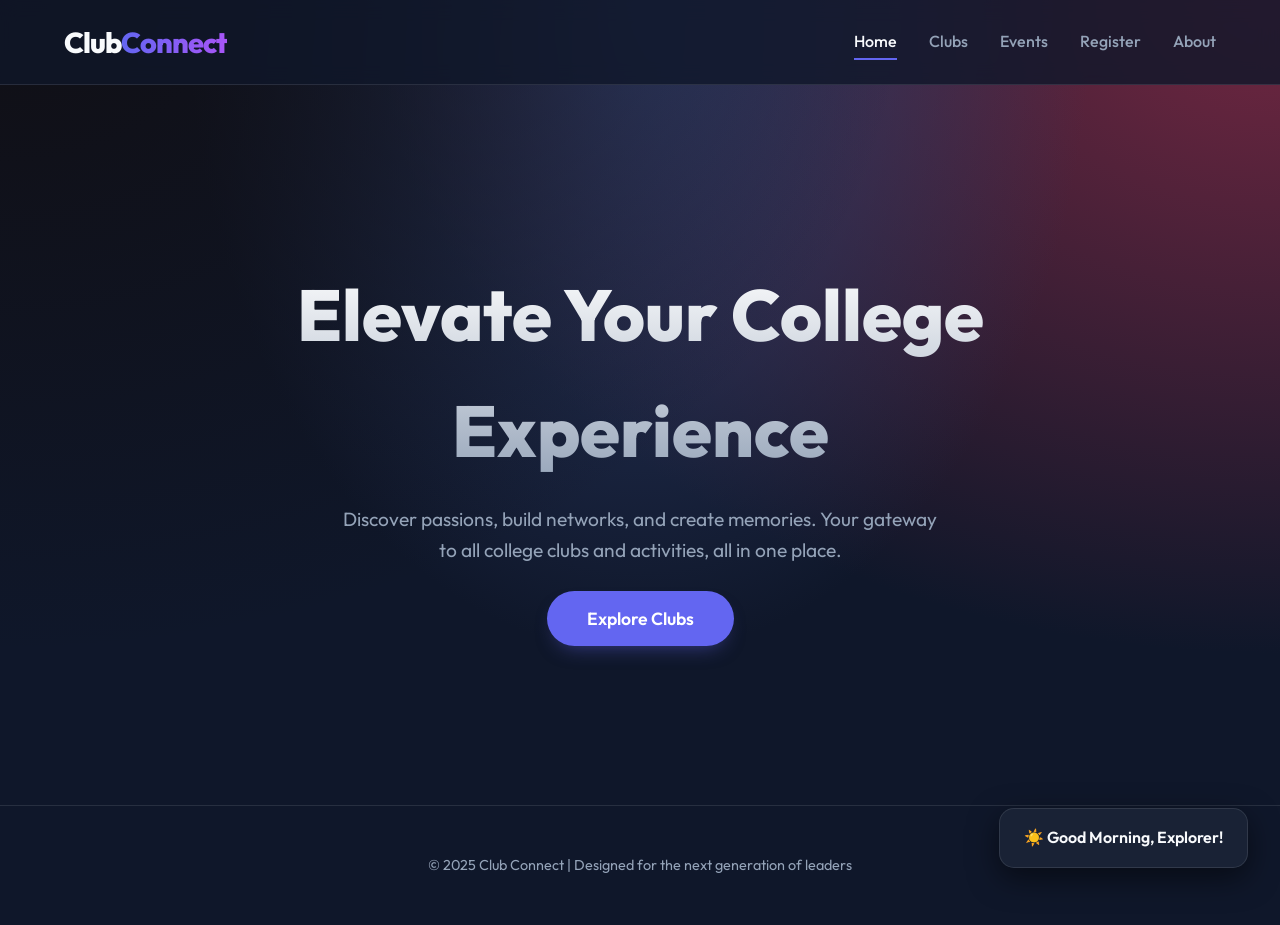
<file: index.html>
<!DOCTYPE html>
<html lang="en">
<head>
  <meta charset="UTF-8">
  <meta name="viewport" content="width=device-width, initial-scale=1.0">
  <title>Club Connect | Home</title>
  <link rel="stylesheet" href="style.css">
</head>
<body>
  <header>
    <div class="logo">Club<span>Connect</span></div>
    <nav>
      <a href="index.html" class="active">Home</a>
      <a href="clubs.html">Clubs</a>
      <a href="events.html">Events</a>
      <a href="register.html">Register</a>
      <a href="about.html">About</a>
    </nav>
  </header>

  <main>
    <section class="home">
      <h1>Elevate Your College Experience</h1>
      <p>Discover passions, build networks, and create memories. Your gateway to all college clubs and activities, all in one place.</p>
      <div class="hero-btns">
        <a href="clubs.html" class="btn">Explore Clubs</a>
      </div>
    </section>
  </main>

  <div id="greeting" class="greeting"></div>

  <footer>
    <p>© 2025 Club Connect | Designed for the next generation of leaders</p>
  </footer>

  <script src="script.js"></script>



</body>
</html>
</file>
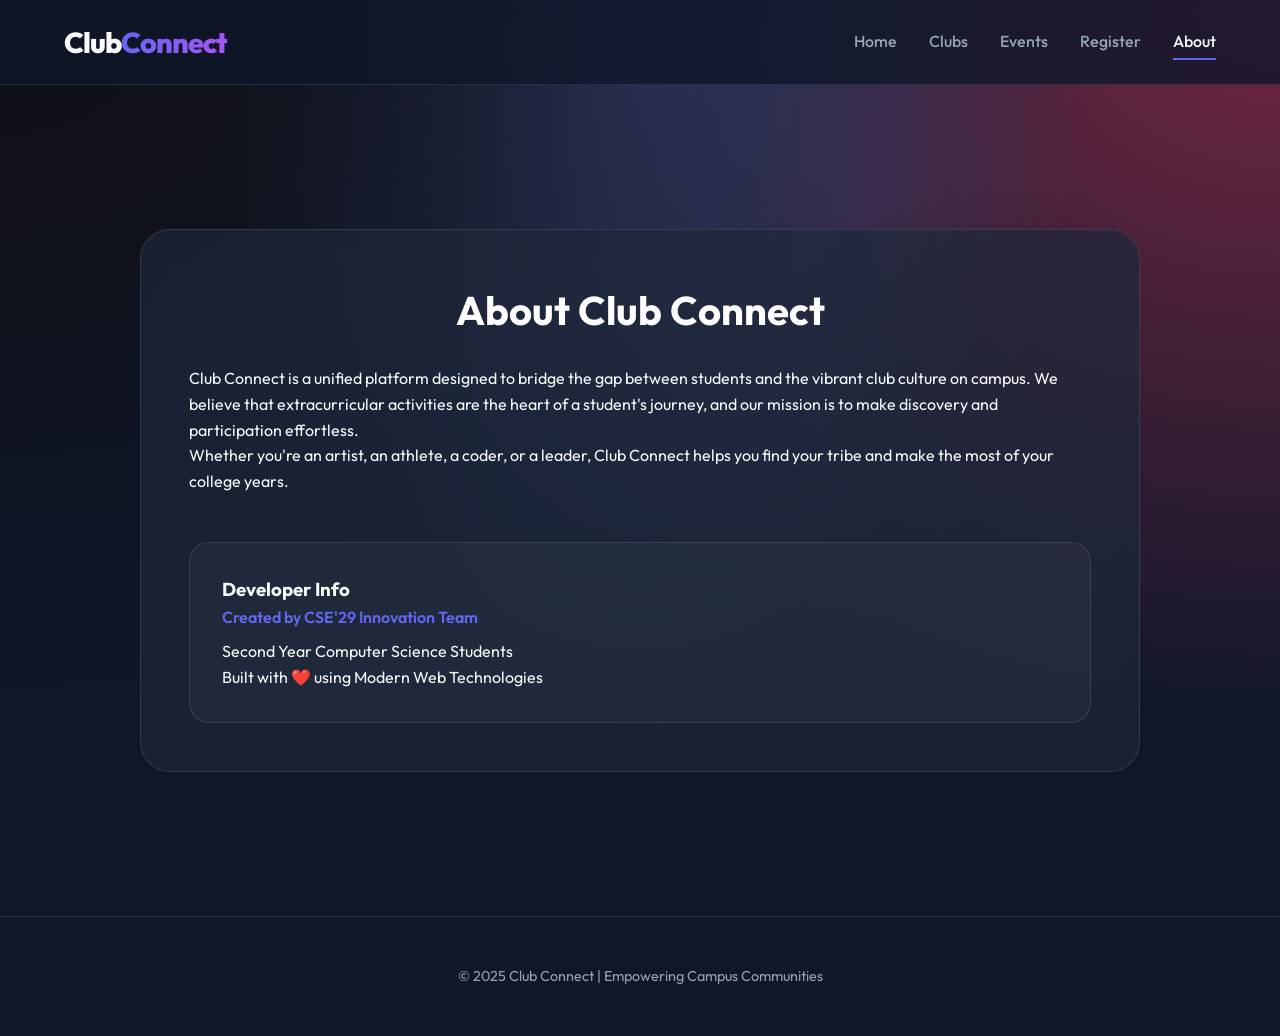
<file: about.html>
<!DOCTYPE html>
<html lang="en">
<head>
  <meta charset="UTF-8">
  <meta name="viewport" content="width=device-width, initial-scale=1.0">
  <title>Club Connect | About</title>
  <link rel="stylesheet" href="style.css">
</head>
<body>
  <header>
    <div class="logo">Club<span>Connect</span></div>
    <nav>
      <a href="index.html">Home</a>
      <a href="clubs.html">Clubs</a>
      <a href="events.html">Events</a>
      <a href="register.html">Register</a>
      <a href="about.html" class="active">About</a>
    </nav>
  </header>

  <main>
    <section class="about-section">
      <div class="club-detail">
        <h2>About Club Connect</h2>
        <p>Club Connect is a unified platform designed to bridge the gap between students and the vibrant club culture on campus. We believe that extracurricular activities are the heart of a student's journey, and our mission is to make discovery and participation effortless.</p>
        
        <p>Whether you're an artist, an athlete, a coder, or a leader, Club Connect helps you find your tribe and make the most of your college years.</p>

        <div class="developer-card" style="margin-top: 3rem; padding: 2rem; background: rgba(255,255,255,0.03); border-radius: 20px; border: 1px solid var(--glass-border);">
            <h3>Developer Info</h3>
            <p style="color: var(--primary); font-weight: 600; margin-bottom: 0.5rem;">Created by CSE'29 Innovation Team</p>
            <p>Second Year Computer Science Students</p>
            <p>Built with ❤️ using Modern Web Technologies</p>
        </div>
      </div>
    </section>
  </main>

  <footer>
    <p>© 2025 Club Connect | Empowering Campus Communities</p>
  </footer>

  <script src="script.js"></script>

</body>
</html>
</file>
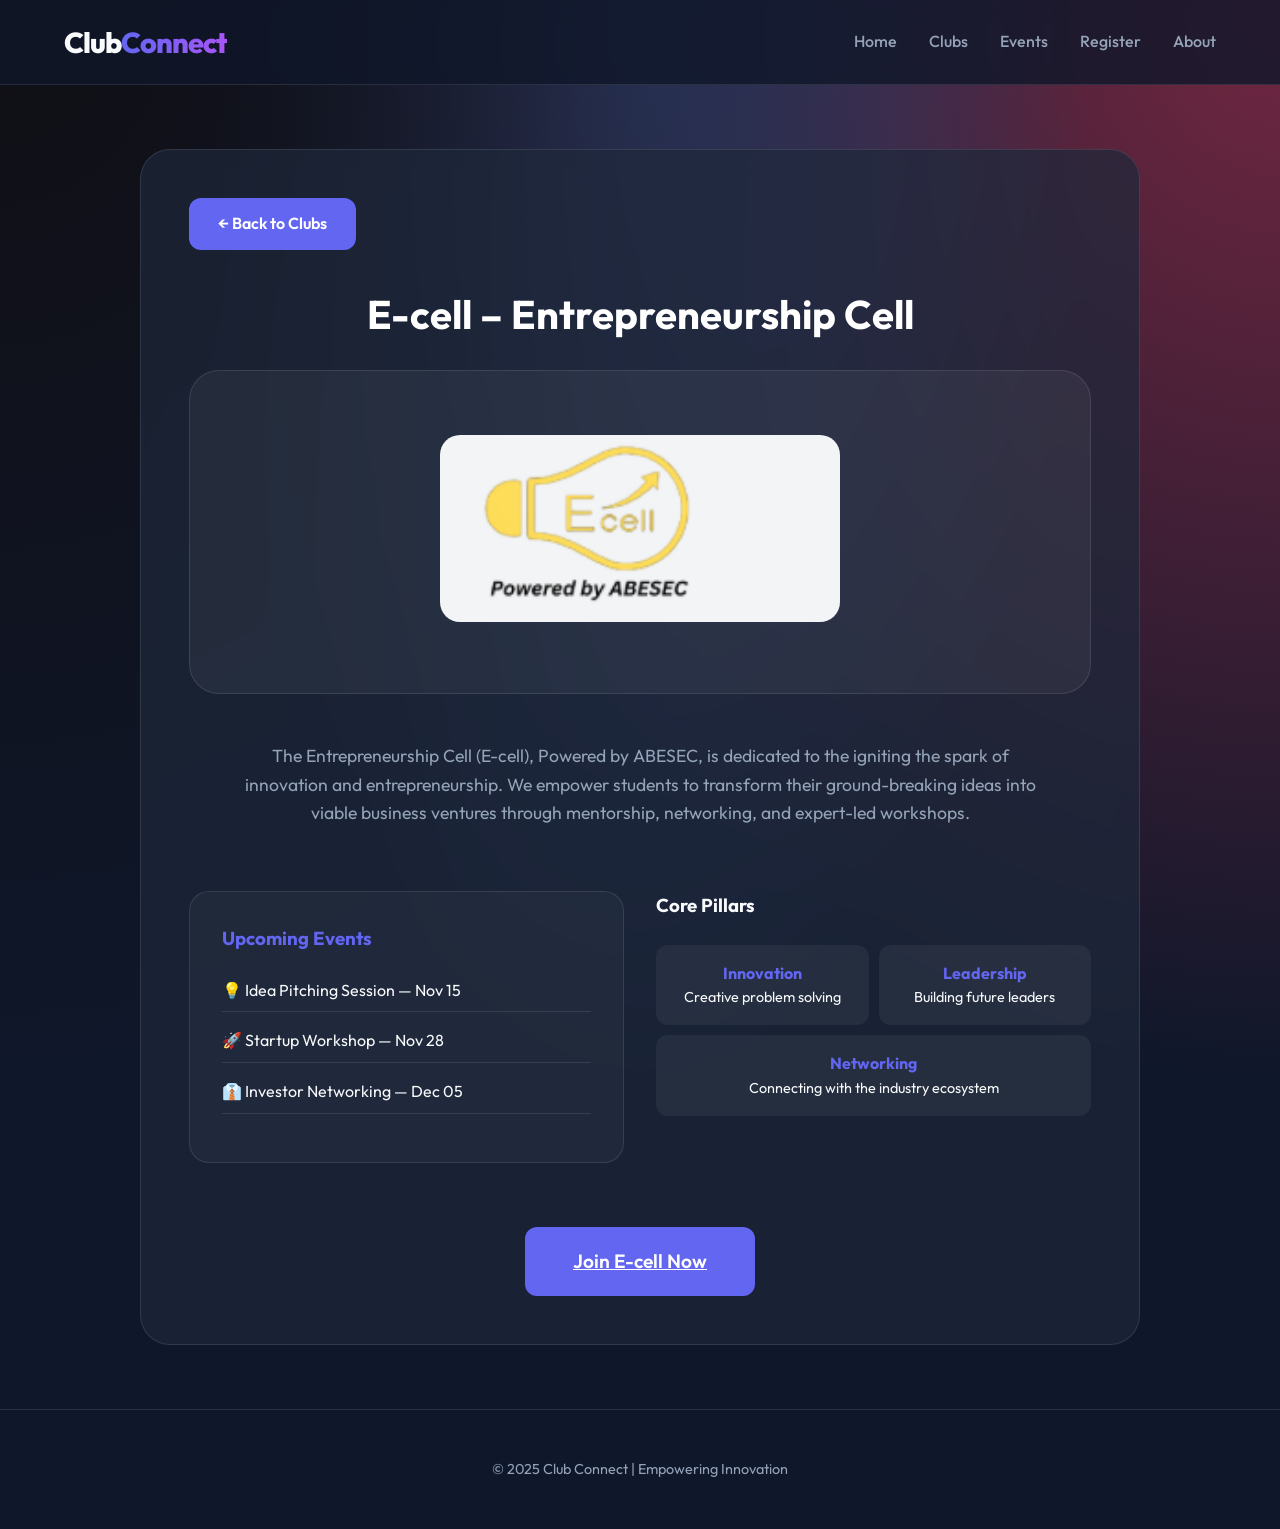
<file: ecell.html>
<!DOCTYPE html>
<html lang="en">
<head>
  <meta charset="UTF-8">
  <meta name="viewport" content="width=device-width, initial-scale=1.0">
  <title>E-cell | Club Connect</title>
  <link rel="stylesheet" href="style.css">
</head>
<body>
  <header>
    <div class="logo">Club<span>Connect</span></div>
    <nav>
      <a href="index.html">Home</a>
      <a href="clubs.html" class="active">Clubs</a>
      <a href="events.html">Events</a>
      <a href="register.html">Register</a>
      <a href="about.html">About</a>
    </nav>
  </header>

  <main>
    <section class="club-detail">
      <div style="margin-bottom: 2rem;">
        <a href="clubs.html" class="back-btn" style="text-decoration: none;">← Back to Clubs</a>
      </div>

      <h2>E-cell – Entrepreneurship Cell</h2>
      
      <div class="hero-image" style="text-align: center; background: rgba(255,255,255,0.05); padding: 2rem; border-radius: 30px; border: 1px solid var(--glass-border);">
        <img src="ecell_logo.png" alt="E-cell Club Logo" style="width:100%; max-width:400px; height:auto; object-fit: contain;">
      </div>

      <div class="club-info" style="margin-top: 3rem;">
        <p style="font-size: 1.1rem; color: var(--text-gray); text-align: center; max-width: 800px; margin: 0 auto;">
          The Entrepreneurship Cell (E-cell), Powered by ABESEC, is dedicated to the igniting the spark of innovation and entrepreneurship. We empower students to transform their ground-breaking ideas into viable business ventures through mentorship, networking, and expert-led workshops.
        </p>

        <div style="display: grid; grid-template-columns: repeat(auto-fit, minmax(250px, 1fr)); gap: 2rem; margin-top: 4rem;">
            <div class="info-card" style="background: rgba(255,255,255,0.03); padding: 2rem; border-radius: 20px; border: 1px solid var(--glass-border);">
                <h3 style="color: var(--primary); margin-bottom: 1.5rem;">Upcoming Events</h3>
                <ul style="list-style: none;">
                    <li style="margin-bottom: 1rem; padding-bottom: 0.5rem; border-bottom: 1px solid var(--glass-border);">💡 Idea Pitching Session — Nov 15</li>
                    <li style="margin-bottom: 1rem; padding-bottom: 0.5rem; border-bottom: 1px solid var(--glass-border);">🚀 Startup Workshop — Nov 28</li>
                    <li style="margin-bottom: 1rem; padding-bottom: 0.5rem; border-bottom: 1px solid var(--glass-border);">👔 Investor Networking — Dec 05</li>
                </ul>
            </div>

            <div class="gallery-container">
                <h3 style="margin-bottom: 1.5rem;">Core Pillars</h3>
                <div class="gallery" style="display: grid; grid-template-columns: 1fr 1fr; gap: 10px;">
                    <div style="background: rgba(255,255,255,0.05); padding: 1rem; border-radius: 12px; text-align: center;">
                        <h4 style="color: var(--primary);">Innovation</h4>
                        <p style="font-size: 0.9rem;">Creative problem solving</p>
                    </div>
                    <div style="background: rgba(255,255,255,0.05); padding: 1rem; border-radius: 12px; text-align: center;">
                        <h4 style="color: var(--primary);">Leadership</h4>
                        <p style="font-size: 0.9rem;">Building future leaders</p>
                    </div>
                    <div style="background: rgba(255,255,255,0.05); padding: 1rem; border-radius: 12px; text-align: center; grid-column: span 2;">
                        <h4 style="color: var(--primary);">Networking</h4>
                        <p style="font-size: 0.9rem;">Connecting with the industry ecosystem</p>
                    </div>
                </div>
            </div>
        </div>
      </div>

      <div class="join-btn-container" style="text-align: center; margin-top: 4rem;">
        <a href="register.html" class="join-btn" style="padding: 1.2rem 3rem; font-size: 1.2rem;">Join E-cell Now</a>
      </div>
    </section>
  </main>

  <footer>
    <p>© 2025 Club Connect | Empowering Innovation</p>
  </footer>

  <script src="script.js"></script>
</body>
</html>
</file>
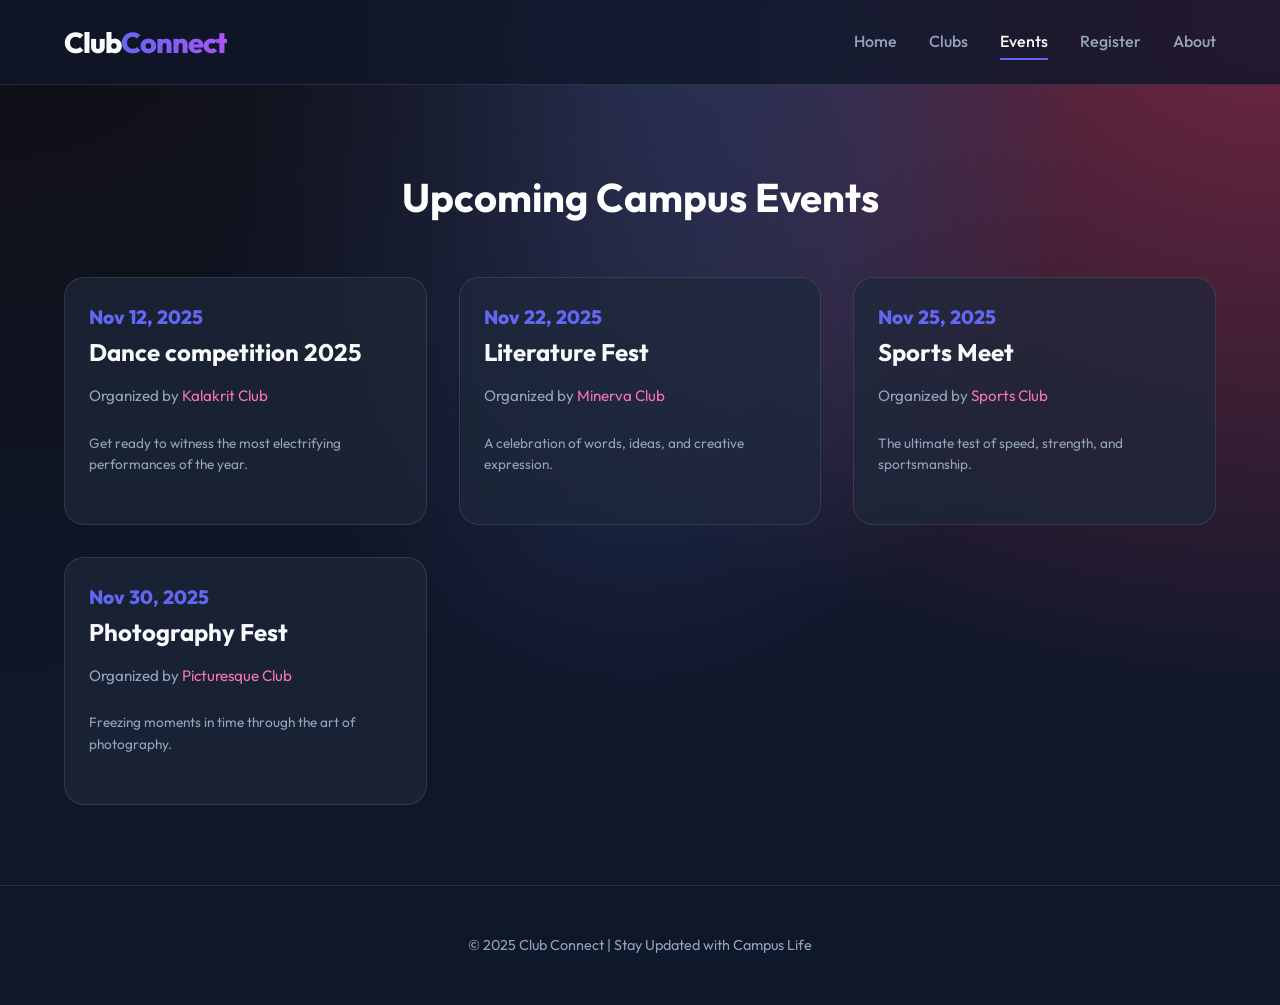
<file: events.html>
<!DOCTYPE html>
<html lang="en">
<head>
  <meta charset="UTF-8">
  <meta name="viewport" content="width=device-width, initial-scale=1.0">
  <title>Club Connect | Events</title>
  <link rel="stylesheet" href="style.css">
</head>
<body>
  <header>
    <div class="logo">Club<span>Connect</span></div>
    <nav>
      <a href="index.html">Home</a>
      <a href="clubs.html">Clubs</a>
      <a href="events.html" class="active">Events</a>
      <a href="register.html">Register</a>
      <a href="about.html">About</a>
    </nav>
  </header>

  <main>
    <section class="event-section">
      <h2>Upcoming Campus Events</h2>
      <div class="event-container">
        
        <div class="event-card">
          <div class="event-date" style="color: var(--primary); font-weight: 800; font-size: 1.2rem;">Nov 12, 2025</div>
          <h3>Dance competition 2025</h3>
          <p>Organized by <span style="color: var(--accent);">Kalakrit Club</span></p>
          <p style="font-size: 0.85rem; margin-top: 1rem;">Get ready to witness the most electrifying performances of the year.</p>
        </div>

        <div class="event-card">
            <div class="event-date" style="color: var(--primary); font-weight: 800; font-size: 1.2rem;">Nov 22, 2025</div>
            <h3>Literature Fest</h3>
            <p>Organized by <span style="color: var(--accent);">Minerva Club</span></p>
            <p style="font-size: 0.85rem; margin-top: 1rem;">A celebration of words, ideas, and creative expression.</p>
        </div>

        <div class="event-card">
          <div class="event-date" style="color: var(--primary); font-weight: 800; font-size: 1.2rem;">Nov 25, 2025</div>
          <h3>Sports Meet</h3>
          <p>Organized by <span style="color: var(--accent);">Sports Club</span></p>
          <p style="font-size: 0.85rem; margin-top: 1rem;">The ultimate test of speed, strength, and sportsmanship.</p>
        </div>

        <div class="event-card">
          <div class="event-date" style="color: var(--primary); font-weight: 800; font-size: 1.2rem;">Nov 30, 2025</div>
          <h3>Photography Fest</h3>
          <p>Organized by <span style="color: var(--accent);">Picturesque Club</span></p>
          <p style="font-size: 0.85rem; margin-top: 1rem;">Freezing moments in time through the art of photography.</p>
        </div>

      </div>
    </section>
  </main>

  <footer>
    <p>© 2025 Club Connect | Stay Updated with Campus Life</p>
  </footer>

  <script src="script.js"></script>

</body>
</html>
</file>
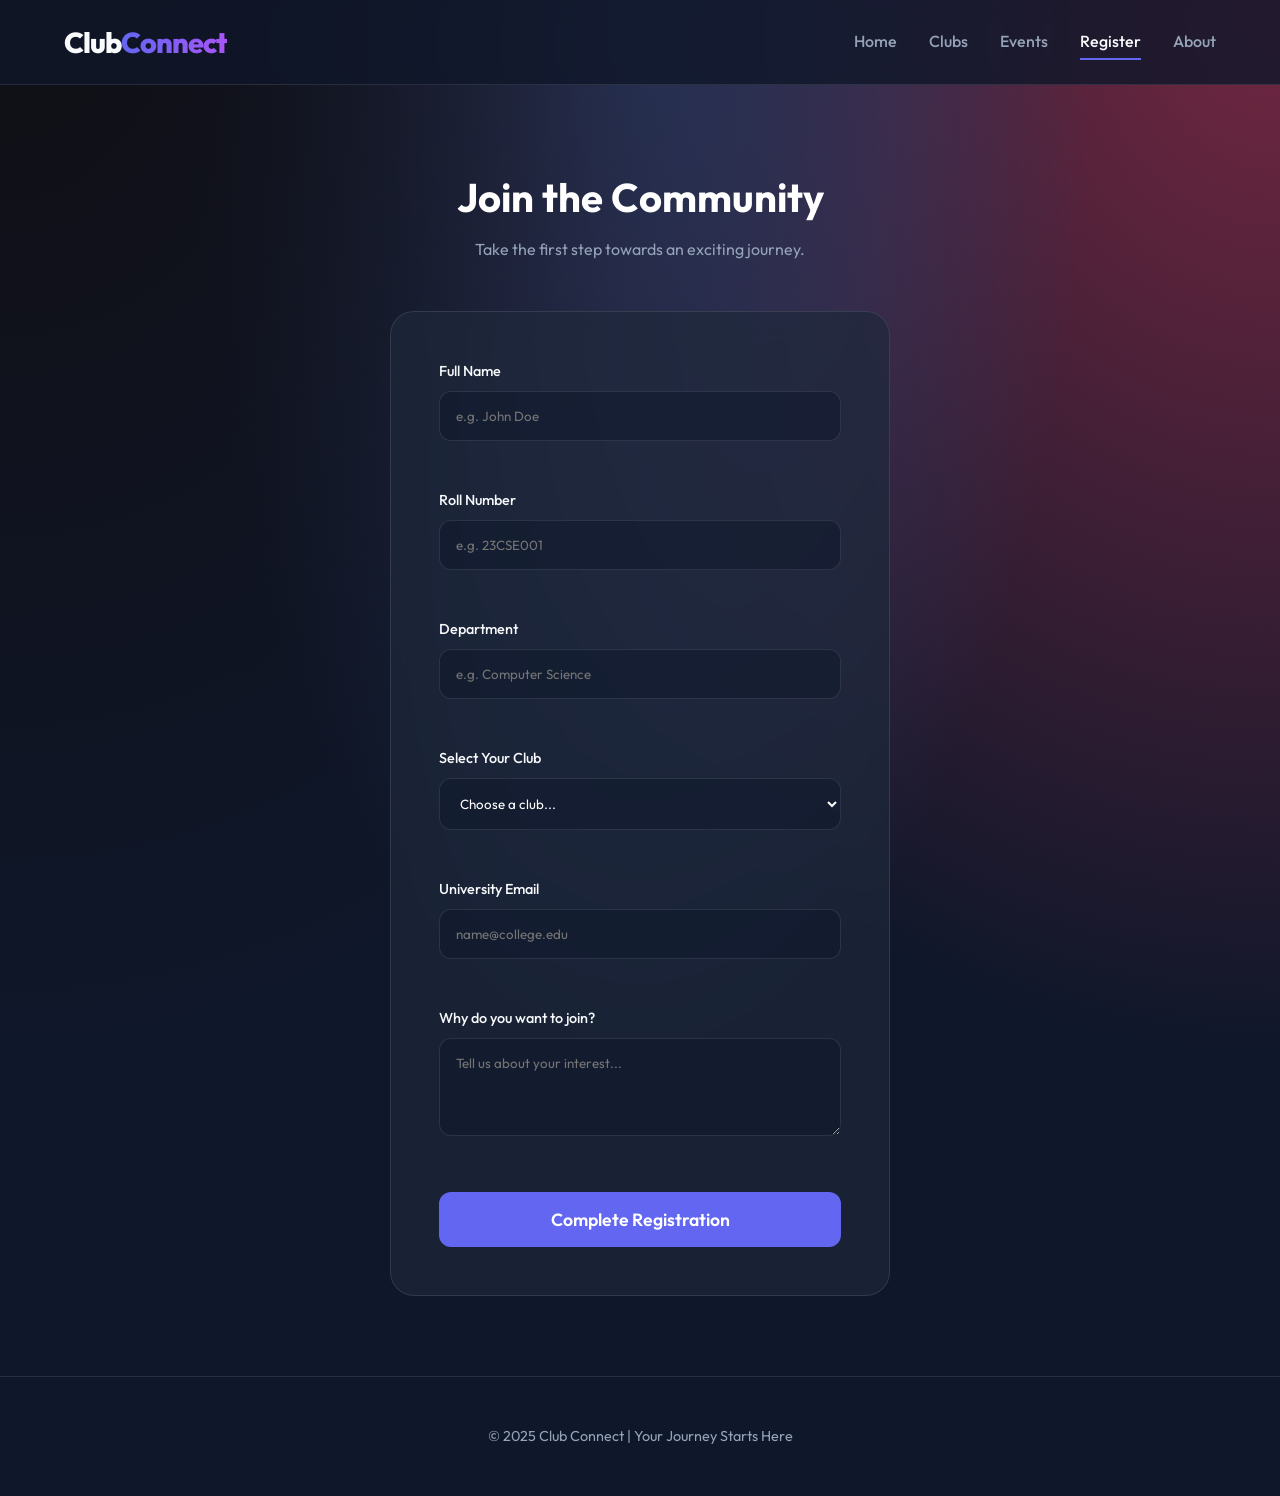
<file: register.html>
<!DOCTYPE html>
<html lang="en">
<head>
  <meta charset="UTF-8">
  <meta name="viewport" content="width=device-width, initial-scale=1.0">
  <title>Club Connect | Register</title>
  <link rel="stylesheet" href="style.css">
</head>
<body>
  <header>
    <div class="logo">Club<span>Connect</span></div>
    <nav>
      <a href="index.html">Home</a>
      <a href="clubs.html">Clubs</a>
      <a href="events.html">Events</a>
      <a href="register.html" class="active">Register</a>
      <a href="about.html">About</a>
    </nav>
  </header>

  <main>
    <section class="form-section">
      <div style="text-align: center; margin-bottom: 3rem;">
        <h2 style="margin-bottom: 0.5rem;">Join the Community</h2>
        <p style="color: var(--text-gray);">Take the first step towards an exciting journey.</p>
      </div>
      
      <form onsubmit="alert('🎉 Registration successful! Welcome to the family!'); return false;">
        <div class="form-group">
            <label>Full Name</label>
            <input type="text" placeholder="e.g. John Doe" required>
        </div>

        <div class="form-group">
            <label>Roll Number</label>
            <input type="text" placeholder="e.g. 23CSE001" required>
        </div>

        <div class="form-group">
            <label>Department</label>
            <input type="text" placeholder="e.g. Computer Science" required>
        </div>

        <div class="form-group">
            <label>Select Your Club</label>
            <select required>
                <option value="" disabled selected>Choose a club...</option>
                <option>Kalakrit Club (Dance)</option>
                <option>Minerva Club (Literary)</option>
                <option>Sports Club (Athletics)</option>
                <option>Picturesque Club (Photography)</option>
                <option>E-cell (Entrepreneurship)</option>
            </select>
        </div>

        <div class="form-group">
            <label>University Email</label>
            <input type="email" placeholder="name@college.edu" required>
        </div>

        <div class="form-group">
            <label>Why do you want to join?</label>
            <textarea rows="4" placeholder="Tell us about your interest..."></textarea>
        </div>

        <button type="submit">Complete Registration</button>
      </form>
    </section>
  </main>

  <footer>
    <p>© 2025 Club Connect | Your Journey Starts Here</p>
  </footer>

  <script src="script.js"></script> 

</body>
</html>
</file>
<file: style.css>
@import url('https://fonts.googleapis.com/css2?family=Outfit:wght@300;400;600;800&display=swap');

:root {
    --primary: #6366f1;
    --primary-glow: rgba(99, 102, 241, 0.5);
    --secondary: #a855f7;
    --accent: #f472b6;
    --bg-dark: #0f172a;
    --card-bg: rgba(30, 41, 59, 0.7);
    --text-white: #f8fafc;
    --text-gray: #94a3b8;
    --glass-border: rgba(255, 255, 255, 0.1);
}

* {
    margin: 0;
    padding: 0;
    box-sizing: border-box;
    font-family: 'Outfit', sans-serif;
}

html, body {
    overflow-x: hidden;
}

body {
    background-color: var(--bg-dark);
    color: var(--text-white);
    line-height: 1.6;
    background-image: 
        radial-gradient(at 0% 0%, hsla(253,16%,7%,1) 0, transparent 50%), 
        radial-gradient(at 50% 0%, hsla(225,39%,30%,1) 0, transparent 50%), 
        radial-gradient(at 100% 0%, hsla(339,49%,30%,1) 0, transparent 50%);
    min-height: 100vh;
}

/* Card Improvements */
.club-card h3, .event-card h3 {
    color: var(--text-white);
    text-decoration: none;
}

.club-card:hover h3 {
    color: var(--primary);
}

/* Scrollbar Customization */
::-webkit-scrollbar {
    width: 8px;
}
::-webkit-scrollbar-track {
    background: var(--bg-dark);
}
::-webkit-scrollbar-thumb {
    background: var(--primary);
    border-radius: 10px;
}

/* --- Header & Navigation --- */
header {
    background: rgba(15, 23, 42, 0.8);
    backdrop-filter: blur(10px);
    -webkit-backdrop-filter: blur(10px);
    border-bottom: 1px solid var(--glass-border);
    position: sticky;
    top: 0;
    z-index: 1000;
    display: flex;
    justify-content: space-between;
    align-items: center;
    padding: 1.2rem 5%;
}

.logo {
    font-size: 1.8rem;
    font-weight: 800;
    color: var(--text-white);
    letter-spacing: -1px;
    cursor: pointer;
}

.logo span {
    background: linear-gradient(to right, var(--primary), var(--secondary));
    -webkit-background-clip: text;
    -webkit-text-fill-color: transparent;
}

nav {
    display: flex;
    gap: 2rem;
}

nav a {
    color: var(--text-gray);
    text-decoration: none;
    font-weight: 500;
    position: relative;
    transition: 0.3s ease;
}

nav a::after {
    content: '';
    position: absolute;
    bottom: -5px;
    left: 0;
    width: 0;
    height: 2px;
    background: var(--primary);
    transition: 0.3s ease;
}

nav a:hover, nav a.active {
    color: var(--text-white);
}

nav a:hover::after, nav a.active::after {
    width: 100%;
}

/* --- Hero Section --- */
.home {
    min-height: 80vh;
    display: flex;
    flex-direction: column;
    justify-content: center;
    align-items: center;
    text-align: center;
    padding: 2rem;
    background: transparent;
}

.home h1 {
    font-size: 4.5rem;
    font-weight: 800;
    margin-bottom: 1rem;
    background: linear-gradient(to bottom, #fff, #94a3b8);
    -webkit-background-clip: text;
    -webkit-text-fill-color: transparent;
    max-width: 900px;
    animation: fadeInUp 0.8s ease-out;
}

.home p {
    font-size: 1.2rem;
    color: var(--text-gray);
    margin-bottom: 2.5rem;
    max-width: 600px;
    animation: fadeInUp 1s ease-out;
}

.home .btn {
    padding: 1rem 2.5rem;
    font-size: 1.1rem;
    font-weight: 600;
    color: white;
    background: var(--primary);
    border-radius: 50px;
    text-decoration: none;
    transition: 0.3s cubic-bezier(0.4, 0, 0.2, 1);
    box-shadow: 0 10px 20px -10px var(--primary-glow);
    animation: fadeInUp 1.2s ease-out;
}

.home .btn:hover {
    transform: scale(1.05);
    box-shadow: 0 20px 30px -10px var(--primary-glow);
    background: var(--secondary);
}

/* --- Club Sections & Cards --- */
.club-section, .event-section, .about-section, .form-section {
    padding: 5rem 5%;
}

h2 {
    font-size: 2.5rem;
    text-align: center;
    margin-bottom: 3rem;
    color: white;
}

.club-container, .event-container {
    display: grid;
    grid-template-columns: repeat(auto-fit, minmax(300px, 1fr));
    gap: 2rem;
    width: 100%;
}

.club-card, .event-card {
    background: var(--card-bg);
    backdrop-filter: blur(5px);
    border: 1px solid var(--glass-border);
    border-radius: 20px;
    padding: 1.5rem;
    transition: 0.4s cubic-bezier(0.175, 0.885, 0.32, 1.275);
    cursor: pointer;
    overflow: hidden;
}

.club-card:hover, .event-card:hover {
    transform: translateY(-10px);
    background: rgba(45, 55, 72, 0.8);
    border-color: var(--primary);
    box-shadow: 0 20px 40px rgba(0, 0, 0, 0.4);
}

.club-card img {
    width: 100%;
    height: 200px;
    object-fit: cover;
    border-radius: 12px;
    margin-bottom: 1rem;
}

.club-card h3, .event-card h3 {
    font-size: 1.5rem;
    margin-bottom: 0.8rem;
    color: var(--text-white);
}

.club-card p, .event-card p {
    color: var(--text-gray);
    font-size: 0.95rem;
    margin-bottom: 1.5rem;
}

/* --- Club Detail Page --- */
.club-detail {
    max-width: 1000px;
    margin: 4rem auto;
    padding: 3rem;
    background: var(--card-bg);
    backdrop-filter: blur(10px);
    border: 1px solid var(--glass-border);
    border-radius: 30px;
}

.club-detail h2 {
    margin-bottom: 1.5rem;
}

.club-detail img {
    width: 100%;
    height: 400px;
    object-fit: cover;
    border-radius: 20px;
    margin: 2rem 0;
}

.join-btn, .back-btn {
    display: inline-block;
    padding: 0.8rem 1.8rem;
    background: var(--primary);
    color: white;
    border-radius: 12px;
    font-weight: 600;
    transition: 0.3s;
}

.join-btn:hover, .back-btn:hover {
    background: var(--secondary);
    transform: translateY(-2px);
}

/* --- Forms --- */
form {
    background: var(--card-bg);
    border: 1px solid var(--glass-border);
    backdrop-filter: blur(10px);
    padding: 3rem;
    border-radius: 24px;
    max-width: 500px;
    margin: 0 auto;
}

.form-group {
    margin-bottom: 1.5rem;
    text-align: left;
}

label {
    display: block;
    margin-bottom: 0.5rem;
    color: var(--text-white);
    font-weight: 500;
    font-size: 0.9rem;
}

input, select, textarea {
    width: 100%;
    padding: 1rem;
    margin-bottom: 1.5rem;
    background: rgba(15, 23, 42, 0.5);
    border: 1px solid var(--glass-border);
    border-radius: 12px;
    color: white;
    outline: none;
    transition: 0.3s;
}

input:focus, select:focus, textarea:focus {
    border-color: var(--primary);
    box-shadow: 0 0 0 4px var(--primary-glow);
}

button {
    width: 100%;
    padding: 1rem;
    background: var(--primary);
    border: none;
    border-radius: 12px;
    color: white;
    font-size: 1.1rem;
    font-weight: 600;
    cursor: pointer;
    transition: 0.3s;
}

button:hover {
    background: var(--secondary);
    transform: scale(1.02);
}

/* --- Footer --- */
footer {
    padding: 3rem 0;
    text-align: center;
    border-top: 1px solid var(--glass-border);
    color: var(--text-gray);
    font-size: 0.9rem;
}

/* --- Greeting --- */
.greeting {
    position: fixed;
    bottom: 2rem;
    right: 2rem;
    padding: 1rem 1.5rem;
    background: var(--card-bg);
    backdrop-filter: blur(10px);
    border: 1px solid var(--glass-border);
    border-radius: 15px;
    box-shadow: 0 10px 30px rgba(0,0,0,0.5);
    z-index: 1000;
    font-weight: 600;
    animation: slideInRight 0.5s ease-out;
}

/* --- Animations --- */
@keyframes fadeInUp {
    from { opacity: 0; transform: translateY(30px); }
    to { opacity: 1; transform: translateY(0); }
}

@keyframes slideInRight {
    from { opacity: 0; transform: translateX(50px); }
    to { opacity: 1; transform: translateX(0); }
}

/* Responsive */
@media (max-width: 768px) {
    .home h1 { font-size: 2.8rem; }
    header { padding: 1rem 5%; flex-direction: column; gap: 1rem; }
    nav { gap: 1rem; font-size: 0.9rem; }
}
</file>
